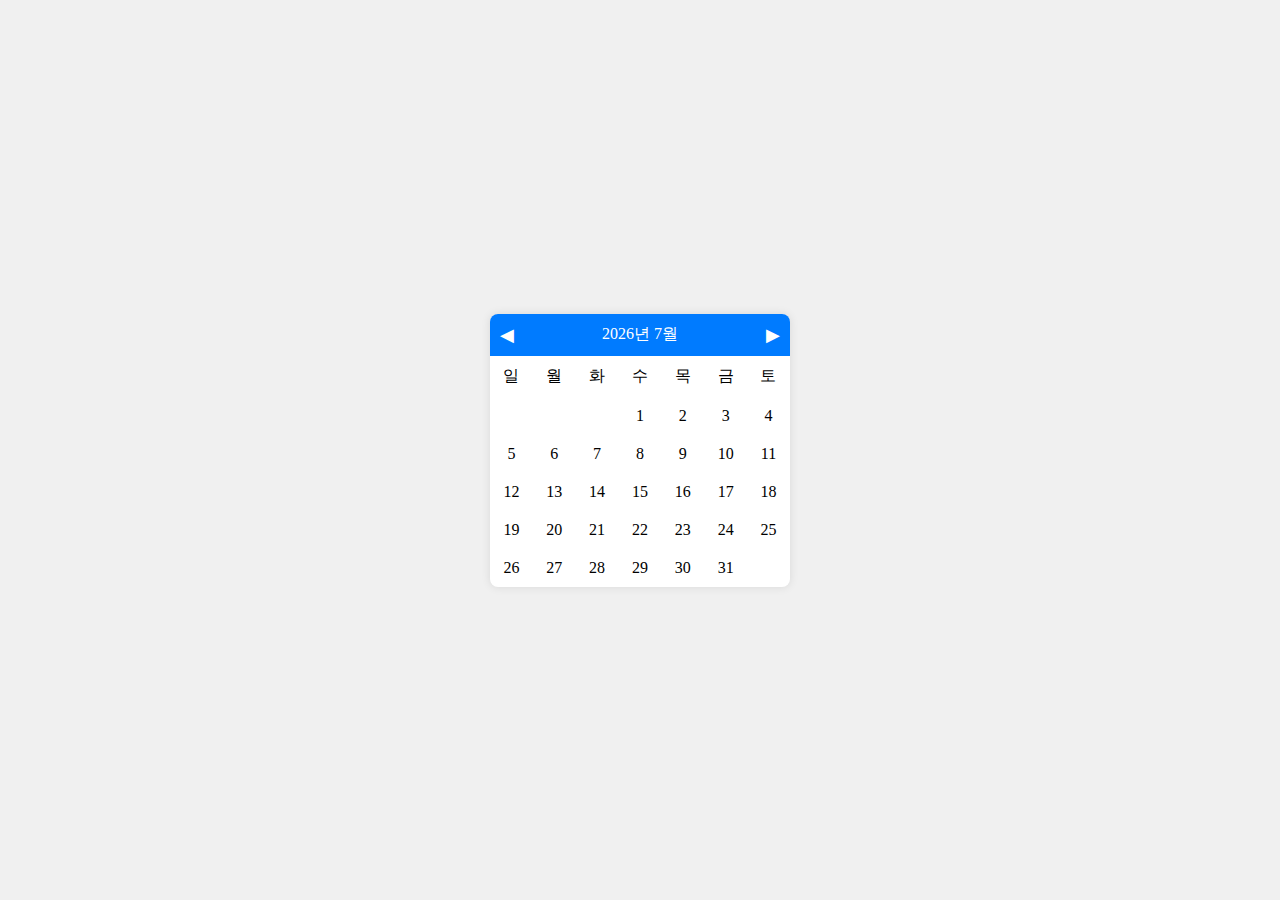
<file: calendar/index.html>
<!DOCTYPE html>
<html lang="en">
<head>
    <meta charset="UTF-8">
    <meta name="viewport" content="width=device-width, initial-scale=1.0">
    <title>Calendar</title>
    <link href="style.css" rel="stylesheet">
</head>
<body>
    <div class="calendar-container">
        <div class="calendar-header">
            <button id="prev-month">◀</button>
            <span id="current-month"></span>
            <button id="next-month">▶</button>
        </div>
        <div class="calendar">
            <div class="days-of-week">
                <div>일</div>
                <div>월</div>
                <div>화</div>
                <div>수</div>
                <div>목</div>
                <div>금</div>
                <div>토</div>
            </div>
            <div class="days"></div>
        </div>
    </div>
    <div class="memo-container" style="display: none;">
        <h2 id="memo-date"></h2>
        <textarea id="memo-text" placeholder="메모를 입력하세요"></textarea>
        <button id="save-memo">저장</button>
        <button id="close-memo">닫기</button>
    </div>
    <script src = "script.js"></script>
</body>
</html>
</file>
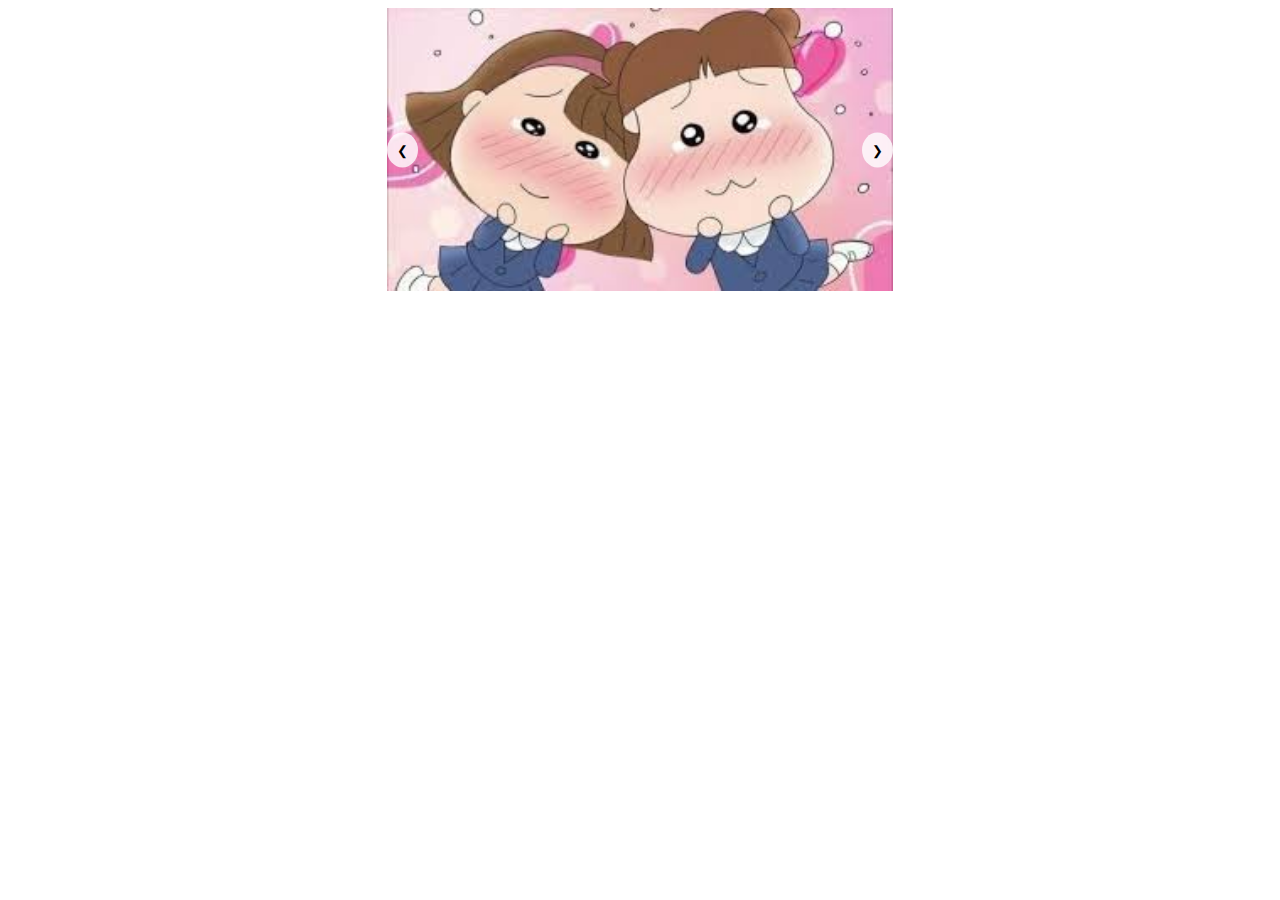
<file: image_carousel/index.html>
<!DOCTYPE html>
<html lang="en">
<head>
    <meta charset="UTF-8">
    <meta name="viewport" content="width=device-width, initial-scale=1.0">
    <title>image_Carousel1</title>
    <link rel="stylesheet" href="style.css">
</head>
<body>
    <div class="carousel_main">
        <div class="carousel_image">
            <img src="./img/song1.jpeg" alt="image1" />
            <img src="./img/song2.jpeg" alt="image2" />
            <img src="./img/song3.jpeg" alt="image3" />
            <img src="./img/song4.jpeg" alt="image4" />
            <img src="./img/song5.jpeg" alt="image5" />
        </div>
        <button class="slide_prev">&#10094;</button>
        <button class="slide_next">&#10095;</button>
    </div>
    <script src="script.js"></script>
</body>
</html>
</file>
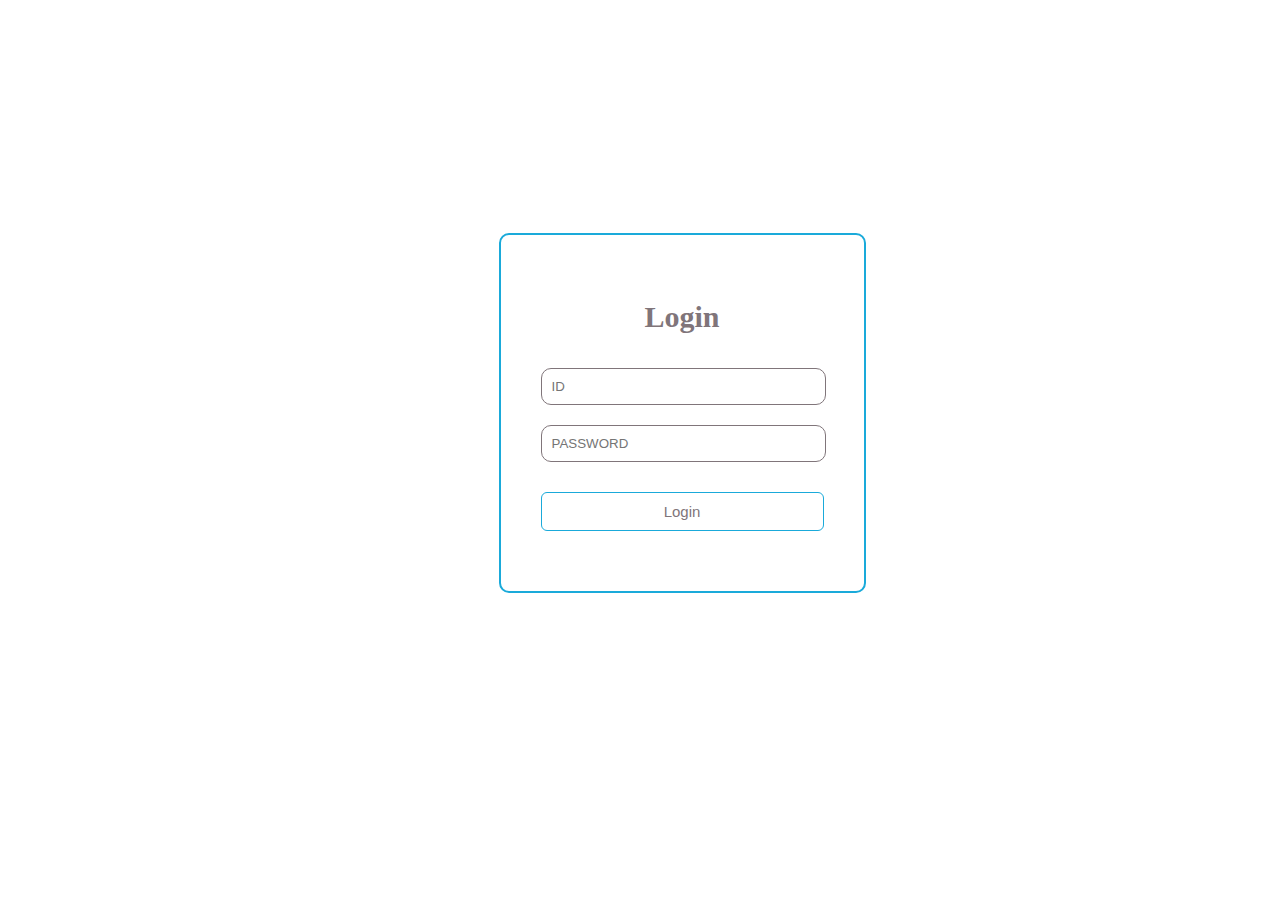
<file: Login/index.html>
<!DOCTYPE html>
<html lang="en">
<head>
    <meta charset="UTF-8">
    <meta name="viewport" content="width=device-width, initial-scale=1.0">
    <title>Login</title>
    <link rel="stylesheet" href="style.css">
</head>
<body>
    <div id="main">
        <div id="wrap-content">
            <h2>Login</h2>
            <div class="input">
                <input type="text" name="id" placeholder="ID" />
            </div>
            <div class="input">
                <input type="text" name="password" placeholder="PASSWORD" />
            </div>
            <div id="login-button">
                <button type="button">Login</button>
            </div>
        </div>
    </div>
    </div>
    <script src="script.js"></script>
</body>
</html>
</file>
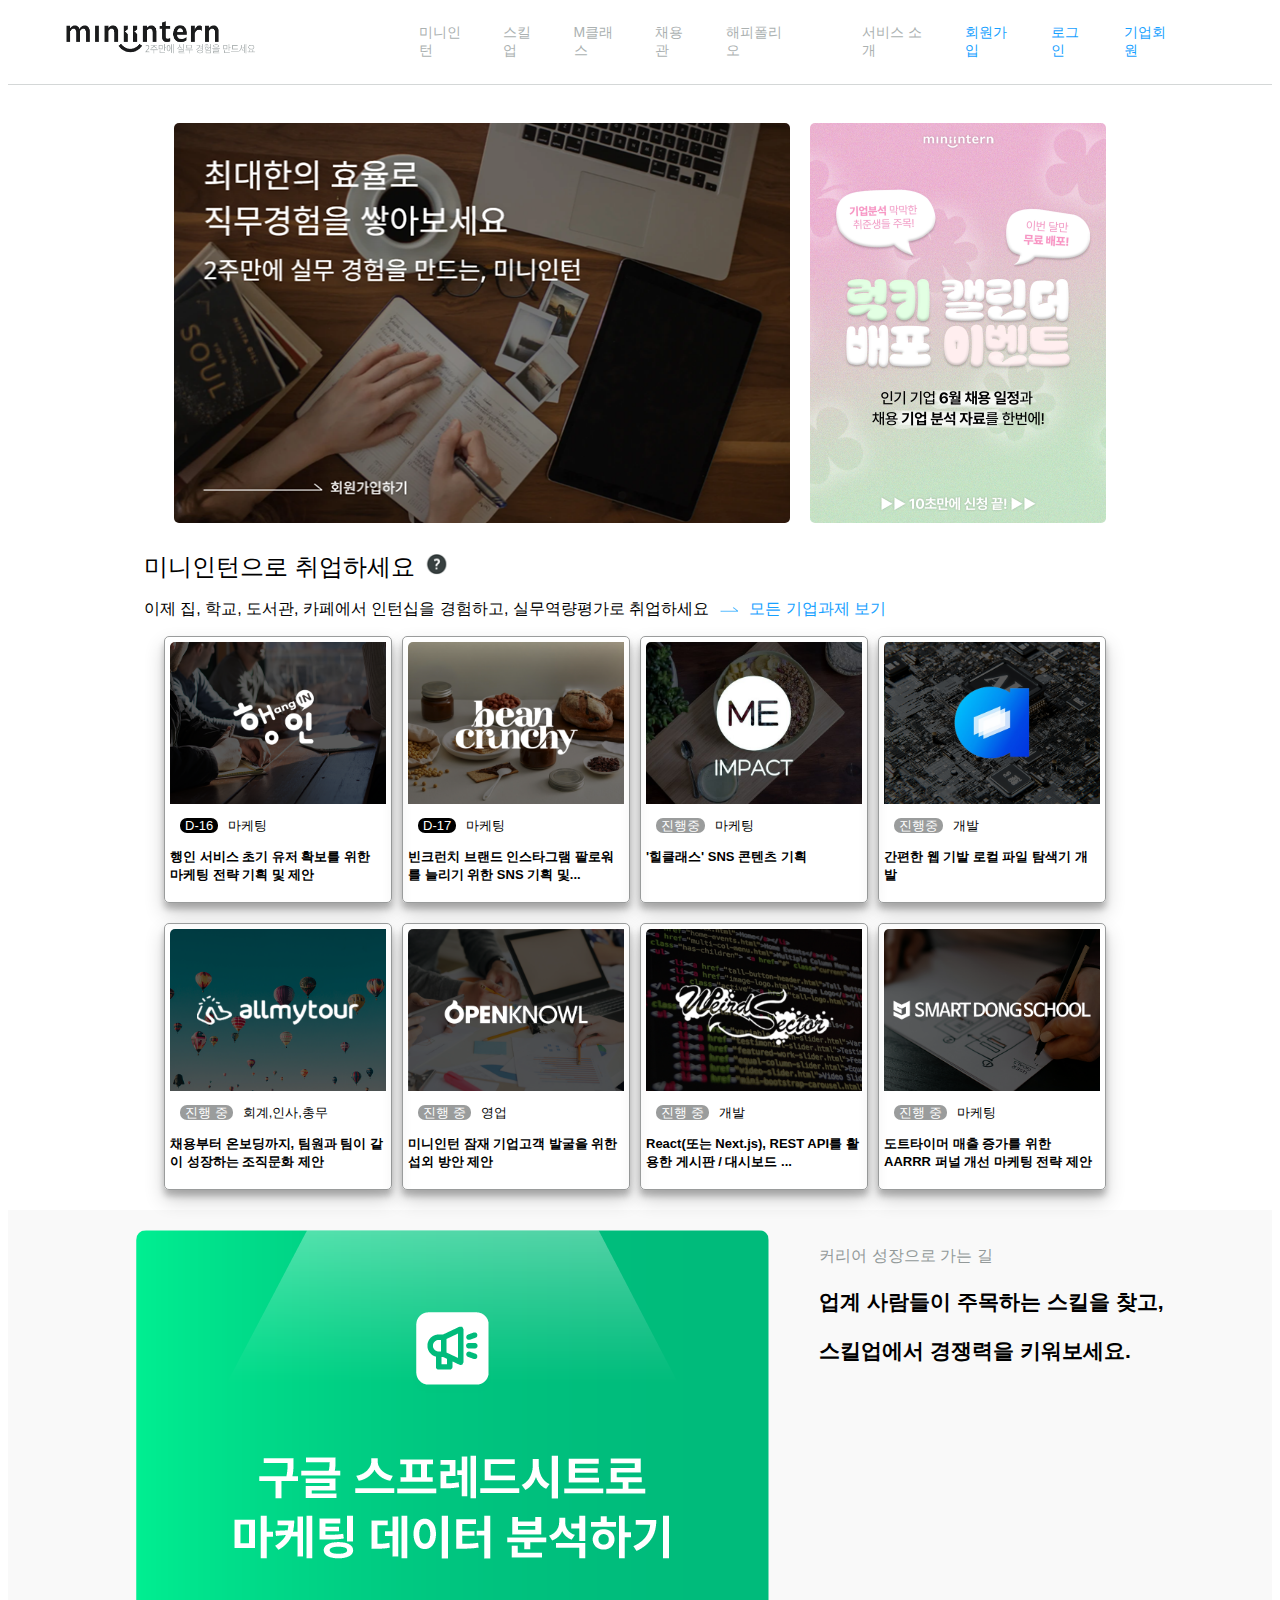
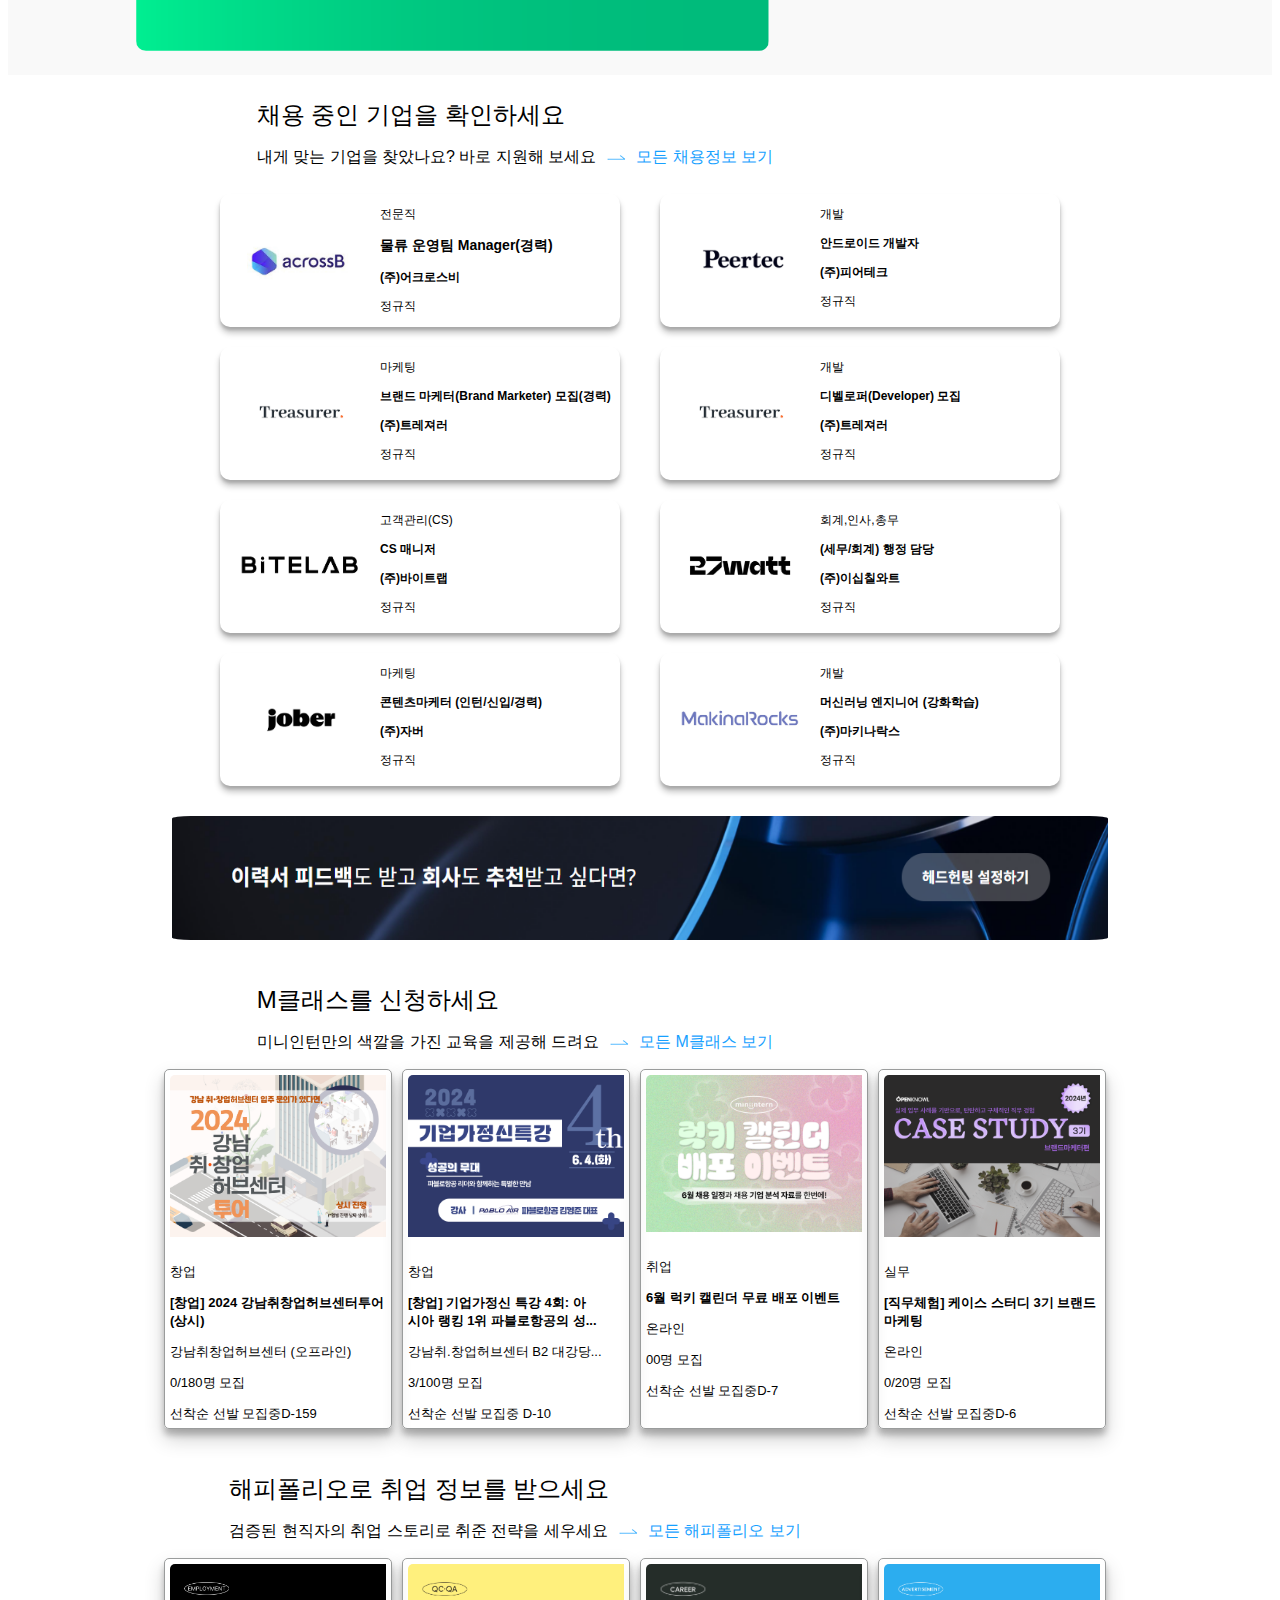
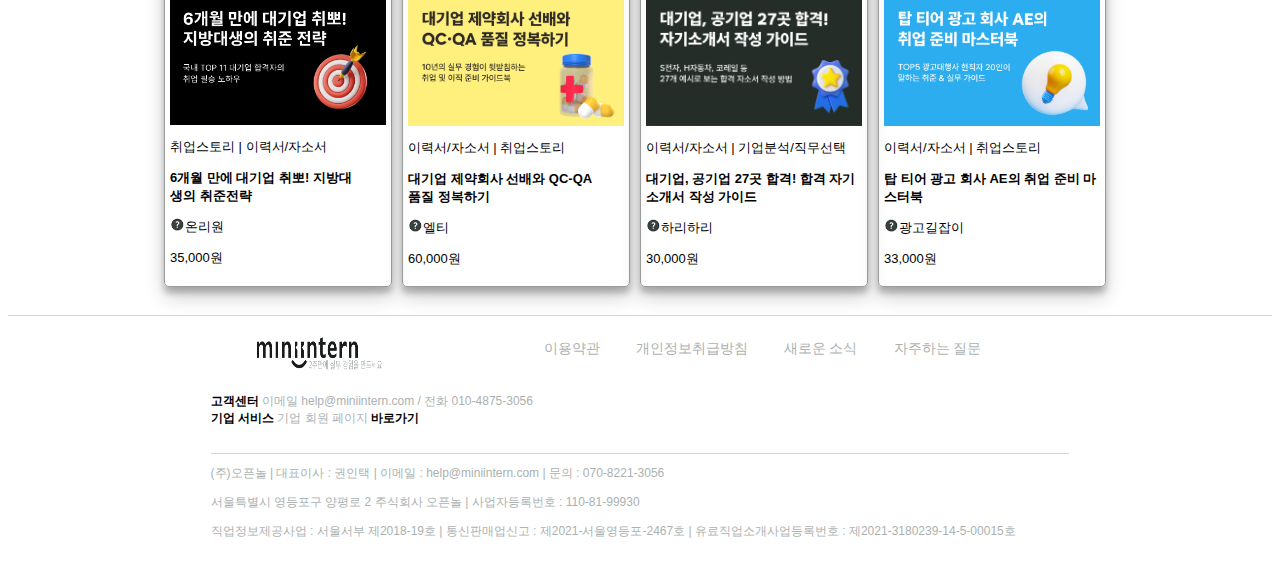
<file: mini_intern/index.html>
<!DOCTYPE html>
<html>
  <head>
    <meta charset="UTF-8" />
    <meta name="viewport" content="width=device-width, initial-scale=1.0" />
    <link rel="stylesheet" href="style.css" />
    <title>miniintern_clone</title>
  </head>
  <body>
    <header id="main-header">
      <div id="header-left">
        <div class="logo">
          <a href="#"><img src="./img/logo1.png" /></a>
        </div>
        <nav id="header-nav">
          <ul>
            <li><div>미니인턴</div></li>
            <li><div>스킬업</div></li>
            <li><div>M클래스</div></li>
            <li><div>채용관</div></li>
            <li><div>해피폴리오</div></li>
          </ul>
        </nav>
      </div>
      <div id="user">
        <ul>
          <li><div>서비스 소개</div></li>
          <li class="header-blue"><div>회원가입</div></li>
          <li class="header-blue"><div>로그인</div></li>
          <li class="header-blue"><div>기업회원</div></li>
        </ul>
      </div>
    </header>
    <main>
      <hr />
      <div id="main">
        <div id="first-section">
          <div id="pic1"><img src="./img//main1.png" alt="Main Image 1" style="width: 616px; height: 400px;"/></div>
          <div id="pic2"><img src="./img//main2.png" alt="Main Image 2" style="width: 296px; height: 400px;"/></div>
        </div>
        <div id="second-section">
          <div>
            <p class="second-section-title">
              미니인턴으로 취업하세요<img
                src="./img/icon1.png"
                style="width: 24px; padding: 0 10px"
              />
            </p>
          </div>
          <div id="wrap-p1">
            <p class="second-section-description">
              이제 집, 학교, 도서관, 카페에서 인턴십을 경험하고, 실무역량평가로
              취업하세요
            </p>
            <p class="second-section-description2">
              <img src="./img/icon2.png" style="padding: 0 10px" />모든 기업과제
              보기
            </p>
          </div>
        </div>
        <div id="third-section">
          <div class="third-div">
            <div class="content1">
              <img src="./img/행아웃-커버이미지.png" />
              <span id="dday">D-16</span><span>마케팅</span>
              <p style="font-weight: bold">
                행인 서비스 초기 유저 확보를 위한 마케팅 전략 기획 및 제안
              </p>
            </div>
            <div class="content1">
                <img src="./img/빈크런치로고.png" />
                <span id="dday">D-17</span><span>마케팅</span>
                <p style="font-weight: bold">
                  빈크런치 브랜드 인스타그램 팔로워를 늘리기 위한 SNS 기획 및...
                </p>
              </div>
            <div class="content1">
              <img src="./img/미임팩트-커버.jpg" />
              <span id="dday2">진행중</span><span>마케팅</span>
              <p style="font-weight: bold">
                '힐클래스' SNS 콘텐츠 기획
              </p>
            </div>
            <div class="content1">
              <img src="./img/애니그마테크놀로지스-커버이미지.png" />
              <span id="dday2">진행중</span><span>개발</span>
              <p style="font-weight: bold">
                간편한 웹 기발 로컬 파일 탐색기 개발
              </p>
            </div>
          </div>
          <div class="third-div">
            <div class="content1">
              <img src="./img/올마이투어로고.png" />
              <span id="dday2">진행 중</span><span>회계,인사,총무</span>
              <p style="font-weight: bold">
                채용부터 온보딩까지, 팀원과 팀이 같이 성장하는 조직문화 제안
              </p>
            </div>
            <div class="content1">
              <img src="./img/오픈놀-커버2.png" />
              <span id="dday2">진행 중</span><span>영업</span>
              <p style="font-weight: bold">
                미니인턴 잠재 기업고객 발굴을 위한 섭외 방안 제안
              </p>
            </div>
            <div class="content1">
              <img src="./img/랜딩페이지-커버이미지.png" />
              <span id="dday2">진행 중</span><span>개발</span>
              <p style="font-weight: bold">
                React(또는 Next.js), REST API를 활용한 게시판 / 대시보드 ...
              </p>
            </div>
            <div class="content1">
              <img src="./img/스마트동스쿨-배너.png" />
              <span id="dday2">진행 중</span><span>마케팅</span>
              <p style="font-weight: bold">
                도트타이머 매출 증가를 위한 AARRR 퍼널 개선 마케팅 전략 제안
              </p>
            </div>
          </div>
        </div>
        <div id="fourth-section">
          <div class="fourth-div">
            <img src="./img/스킬업8.png" />
          </div>
          <div>
            <p id="p2">커리어 성장으로 가는 길</p>
            <p id="p3">업계 사람들이 주목하는 스킬을 찾고,</p>
            <p id="p3">스킬업에서 경쟁력을 키워보세요.</p>
          </div>
        </div>
        <div id="fifth-section">
          <div>
            <p class="second-section-title">채용 중인 기업을 확인하세요</p>
          </div>
          <div id="wrap-p1">
            <p class="second-section-description">
              내게 맞는 기업을 찾았나요? 바로 지원해 보세요
            </p>
            <p class="second-section-description2">
              <img src="./img/icon2.png" style="padding: 0 10px" />모든 채용정보
              보기
            </p>
          </div>
        </div>
        <div id="sixth-section">
          <div class="content2">
            <div class="contents">
              <div class="img1">
                <img src="./img/RJVvoGk.jpg" style="width: 120px" />
              </div>
              <div class="info">
                <p>전문직</p>
                <p style="font-weight: bolder; font-size: 14px">물류 운영팀 Manager(경력)</p>
                <p style="font-weight: bold">(주)어크로스비</p>
                <p>정규직</p>
              </div>
            </div>
            <div class="contents">
              <div>
                <img src="./img/N5dOMe6.jpeg" style="width: 120px" />
              </div>
              <div>
                <p>개발</p>
                <p style="font-weight: bolder">안드로이드 개발자</p>
                <p style="font-weight: bold">(주)피어테크</p>
                <p>정규직</p>
              </div>
            </div>
          </div>
          <div class="content2">
            <div class="contents">
              <div class="img1">
                <img src="./img/HnlETYl.jpeg" style="width: 120px" />
              </div>
              <div class="info">
                <p>마케팅</p>
                <p style="font-weight: bolder">브랜드 마케터(Brand Marketer) 모집(경력)</p>
                <p style="font-weight: bold">(주)트레져러</p>
                <p>정규직</p>
              </div>
            </div>
            <div class="contents">
              <div>
                <img src="./img/HnlETYl.jpeg" style="width: 120px" />
              </div>
              <div>
                <p>개발</p>
                <p style="font-weight: bolder">디벨로퍼(Developer) 모집</p>
                <p style="font-weight: bold">(주)트레져러</p>
                <p>정규직</p>
              </div>
            </div>
          </div>
          <div class="content2">
            <div class="contents">
              <div>
                <img src="./img/JUhRFM6.jpeg" style="width: 120px" />
              </div>
              <div class="info">
                <p>고객관리(CS)</p>
                <p style="font-weight: bolder">CS 매니저</p>
                <p style="font-weight: bold">(주)바이트랩</p>
                <p>정규직</p>
              </div>
            </div>
            <div class="contents">
              <div>
                <img src="./img/JFJUj23.jpg" style="width: 120px" />
              </div>
              <div>
                <p>회계,인사,총무</p>
                <p style="font-weight: bolder">(세무/회계) 행정 담당</p>
                <p style="font-weight: bold">(주)이십칠와트</p>
                <p>정규직</p>
              </div>
            </div>
          </div>
          <div class="content2">
            <div class="contents">
              <div class="img1">
                <img src="./img/kubmrYX.jpg" style="width: 120px" />
              </div>
              <div class="info">
                <p>마케팅</p>
                <p style="font-weight: bolder">콘텐츠마케터 (인턴/신입/경력)</p>
                <p style="font-weight: bold">(주)자버</p>
                <p>정규직</p>
              </div>
            </div>
            <div class="contents">
              <div>
                <img src="./img/QOBTcqt.jpg" style="width: 120px" />
              </div>
              <div>
                <p>개발</p>
                <p style="font-weight: bolder">머신러닝 엔지니어 (강화학습)</p>
                <p style="font-weight: bold">(주)마키나락스</p>
                <p>정규직</p>
              </div>
            </div>
          </div>
        </div>
        <div id="seventh-section">
          <img
            src="./img/head_hunting.png"
            style="width: 936px; height: 124px; border-radius: 2%;"
          />
        </div>
        <div id="second-section">
          <div>
            <p class="second-section-title">M클래스를 신청하세요</p>
          </div>
          <div id="wrap-p1">
            <p class="second-section-description">
              미니인턴만의 색깔을 가진 교육을 제공해 드려요
            </p>
            <p class="second-section-description2">
              <img src="./img/icon2.png" style="padding: 0 10px" />모든 M클래스
              보기
            </p>
          </div>
        </div>
        <div id="third-section">
          <div class="third-div">
            <div class="content1">
              <img src="./img/24년-강남센터-투어랜딩페이지배너.jpg" />
              <p>창업</p>
              <p style="font-weight: bold">
                [창업] 2024 강남취창업허브센터투어 (상시)
              </p>
              <p>강남취창업허브센터 (오프라인)</p>
              <p>0/180명 모집</p>
              <span>선착순 선발 모집중</span><span>D-159</span>
            </div>
            <div class="content1">
              <img src="./img/기업가정신교육4미니인턴썸네일.jpg"" />
              <p>창업</p>
              <p style="font-weight: bold">
                [창업] 기업가정신 특강 4회: 아<br/>
                시아 랭킹 1위 파블로항공의 성...
              </p>
              <p>강남취.창업허브센터 B2 대강당...</p>
              <p>3/100명 모집</p>
              <span>선착순 선발 모집중</span><span> D-10</span>
            </div>
            <div class="content1">
              <img
                src="./img/썸네일-1.png"
              />
              <p>취업</p>
              <p style="font-weight: bold">
                6월 럭키 캘린더 무료 배포 이벤트
              </p>
              <p>온라인</p>
              <p>00명 모집</p>
              <span>선착순 선발 모집중</span><span>D-7</span>
            </div>
            <div class="content1">
              <img src="./img/24년케이스스터디커버브랜드마케터240513.png" />
              <p>실무</p>
              <p style="font-weight: bold">
                [직무체험] 케이스 스터디 3기 브랜드 마케팅
              </p>
              <p>온라인</p>
              <p>0/20명 모집</p>
              <span>선착순 선발 모집중</span><span>D-6</span>
            </div>
          </div>
        </div>
        <div id="second-section">
          <div>
            <p class="second-section-title">
              해피폴리오로 취업 정보를 받으세요
            </p>
          </div>
          <div id="wrap-p1">
            <p class="second-section-description">
              검증된 현직자의 취업 스토리로 취준 전략을 세우세요
            </p>
            <p class="second-section-description2">
              <img src="./img/icon2.png" style="padding: 0 10px" />모든
              해피폴리오 보기
            </p>
          </div>
        </div>
        <div id="third-section">
          <div class="third-div">
            <div class="content1">
              <img src="./img/썸네일.png" />
              <span>취업스토리 | </span><span>이력서/자소서</span>
              <p style="font-weight: bold">
                6개월 만에 대기업 취뽀! 지방대<br>
                생의 취준전략
              </p>
              <p>
                <img
                  src="./img/icon1.png"
                  style="width: 15px; padding: 0"
                />온리원
              </p>
              <p>35,000원</p>
            </div>
            <div class="content1">
              <img src="./img/썸네일노랑-09.jpg" />
              <span>이력서/자소서 | </span><span>취업스토리</span>
              <p style="font-weight: bold">
                대기업 제약회사 선배와 QC-QA<br>
                품질 정복하기
              </p>
              <p>
                <img
                  src="./img/icon1.png"
                  style="width: 15px; padding: 0"
                />엘티
              </p>
              <p>60,000원</p>
            </div>
            <div class="content1">
              <img src="./img/Artboard-5-3x.png" />
              <span>이력서/자소서 | </span><span>기업분석/직무선택</span>
              <p style="font-weight: bold">
                대기업, 공기업 27곳 합격! 합격 자기소개서 작성 가이드
              </p>
              <p>
                <img
                  src="./img/icon1.png"
                  style="width: 15px; padding: 0"
                />하리하리
              </p>
              <p>30,000원</p>
            </div>
            <div class="content1">
              <img src="./img/썸네일-09.jpg" />
              <span>이력서/자소서 | </span><span>취업스토리</span>
              <p style="font-weight: bold">
                탑 티어 광고 회사 AE의 취업 준비 마스터북
              </p>
              <p>
                <img
                  src="./img/icon1.png"
                  style="width: 15px; padding: 0"
                />광고길잡이
              </p>
              <p>33,000원</p>
            </div>
          </div>
        </div>
      </div>
      <hr />
    </main>
    <footer>
      <div id="main-footer">
        <div id="first-footer">
          <div class="logo">
            <a href="/"><img src="./img/logo1.png" /></a>
          </div>
          <div id="footerlist">
            <ul>
              <li><div>이용약관</div></li>
              <li><div>개인정보취급방침</div></li>
              <li><div>새로운 소식</div></li>
              <li><div>자주하는 질문</div></li>
            </ul>
          </div>
        </div>
        <div id="second-footer">
          <span style="color: black; font-weight: bolder">고객센터</span>
          <span>이메일 help@miniintern.com / 전화 010-4875-3056</span>
          <br />
          <span style="color: black; font-weight: bolder">기업 서비스 </span>
          <span>기업 회원 페이지</span>
          <span style="color: black; font-weight: bolder">바로가기</span>
        </div>
        <div id="second-footer">
          <hr />
          <p>
            (주)오픈놀 | 대표이사 : 권인택 | 이메일 : help@miniintern.com | 문의
            : 070-8221-3056
          </p>
          <p>
            서울특별시 영등포구 양평로 2 주식회사 오픈놀 | 사업자등록번호 :
            110-81-99930
          </p>
          <p>
            직업정보제공사업 : 서울서부 제2018-19호 | 통신판매업신고 :
            제2021-서울영등포-2467호 | 유료직업소개사업등록번호 :
            제2021-3180239-14-5-00015호
          </p>
        </div>
      </div>
    </footer>
  </body>
</html>
</file>
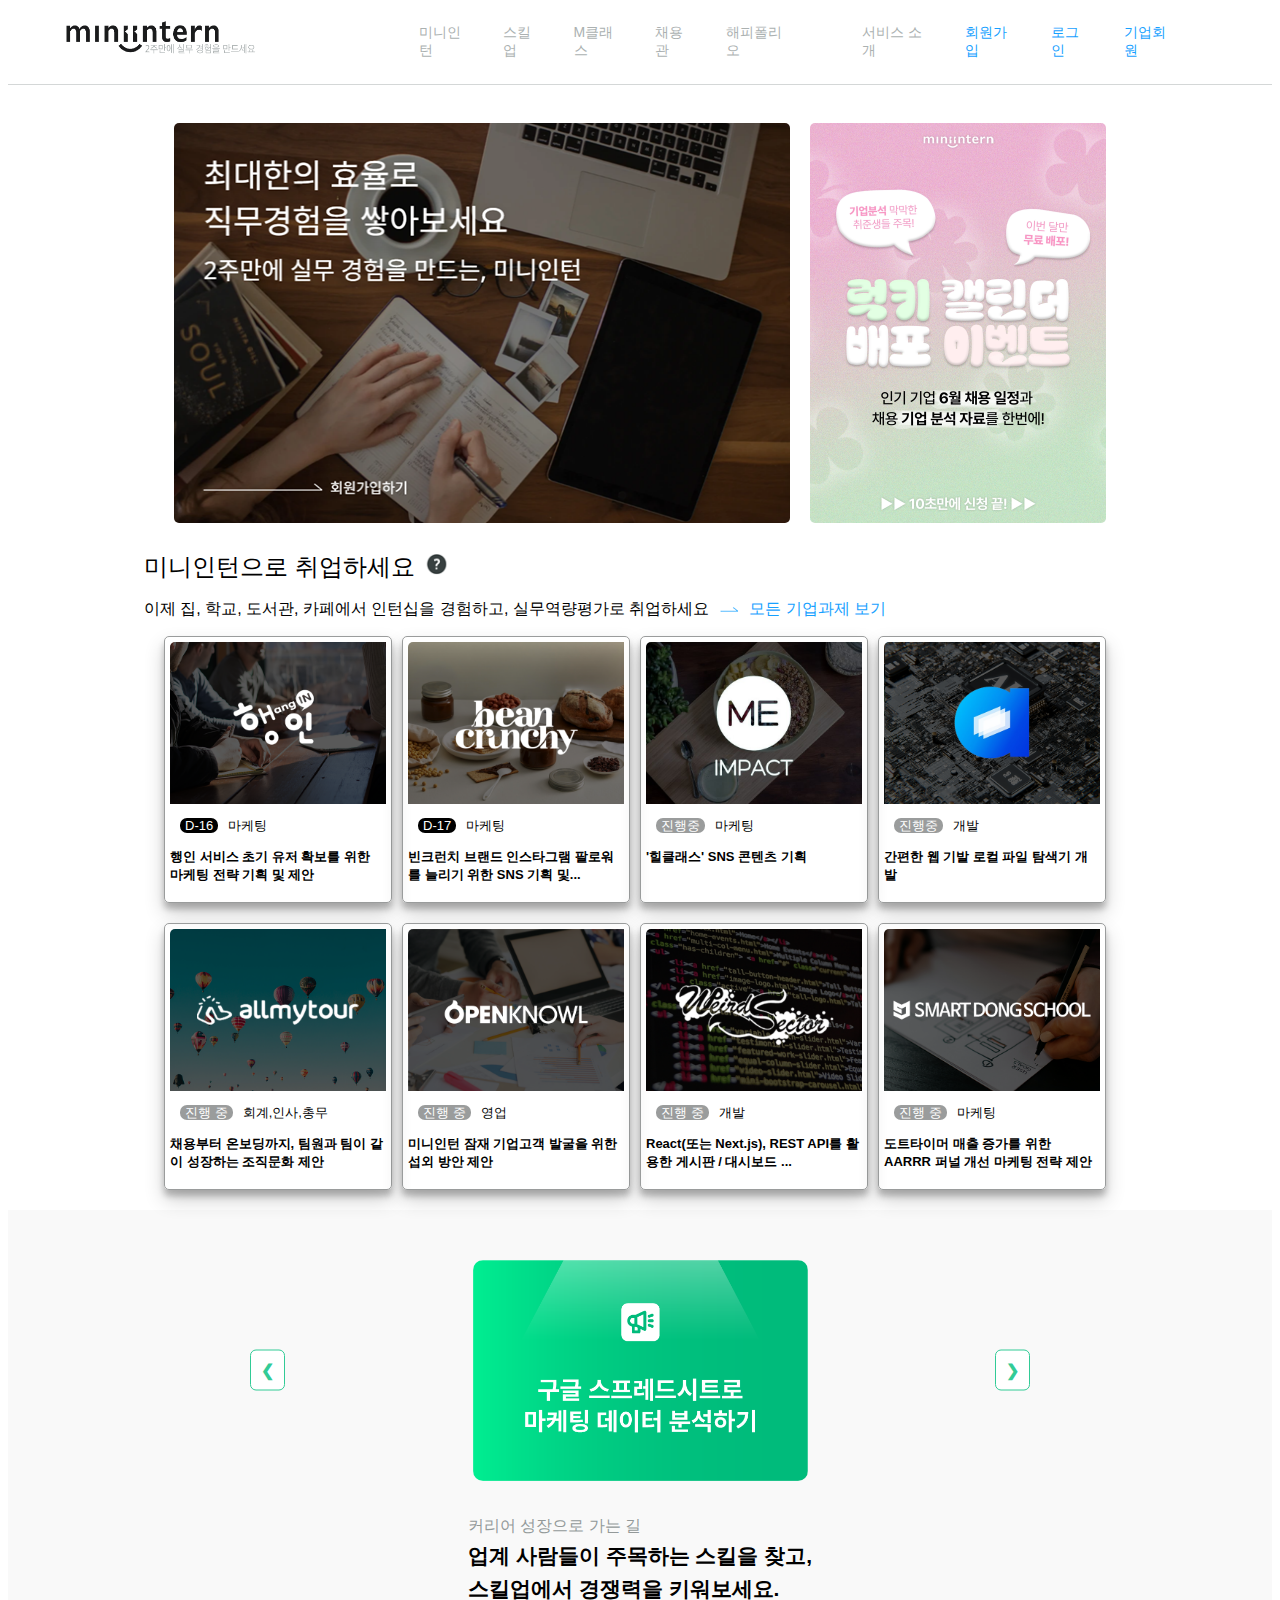
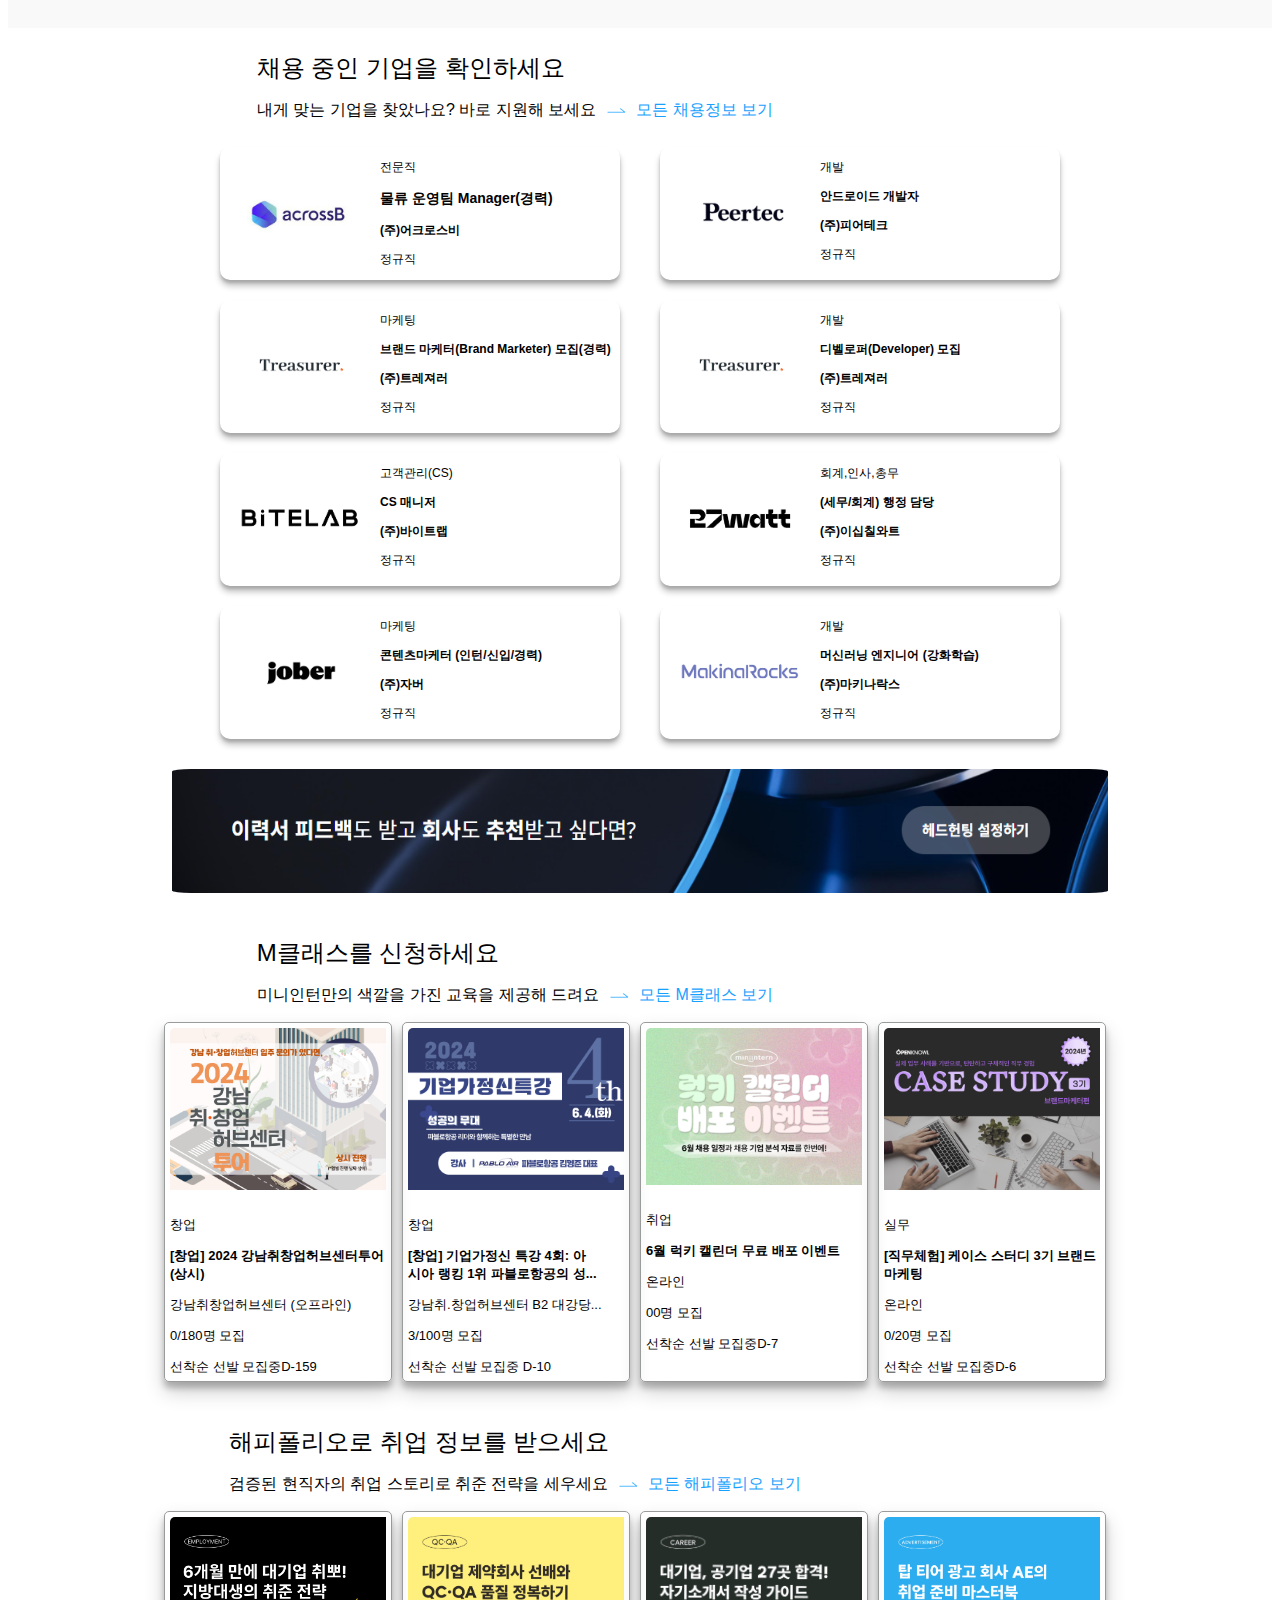
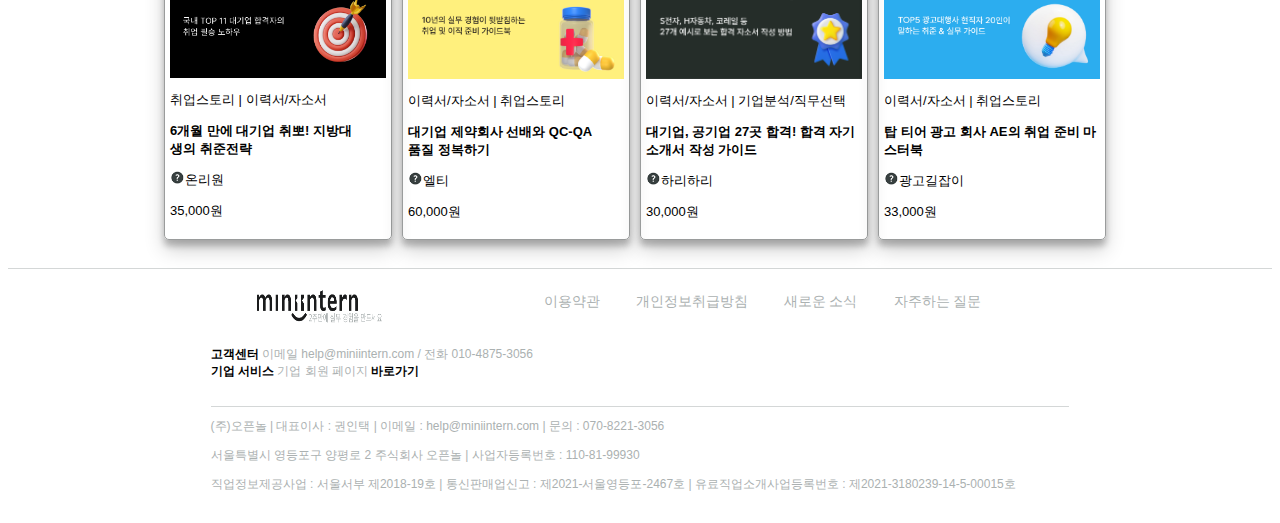
<file: mini_intern_slide/index.html>
<!DOCTYPE html>
<html>
  <head>
    <meta charset="UTF-8" />
    <meta name="viewport" content="width=device-width, initial-scale=1.0" />
    <link rel="stylesheet" href="style.css" />
    <title>miniintern_clone_slide</title>
  </head>
  <body>
    <header id="main-header">
      <div id="header-left">
        <div class="logo">
          <a href="#"><img src="./img/logo1.png" /></a>
        </div>
        <nav id="header-nav">
          <ul>
            <li><div>미니인턴</div></li>
            <li><div>스킬업</div></li>
            <li><div>M클래스</div></li>
            <li><div>채용관</div></li>
            <li><div>해피폴리오</div></li>
          </ul>
        </nav>
      </div>
      <div id="user">
        <ul>
          <li><div>서비스 소개</div></li>
          <li class="header-blue"><div>회원가입</div></li>
          <li class="header-blue"><div>로그인</div></li>
          <li class="header-blue"><div>기업회원</div></li>
        </ul>
      </div>
    </header>
    <main>
      <hr />
      <div id="main">
        <div id="first-section">
          <div id="pic1"><img src="./img//main1.png" alt="Main Image 1" style="width: 616px; height: 400px;"/></div>
          <div id="pic2"><img src="./img//main2.png" alt="Main Image 2" style="width: 296px; height: 400px;"/></div>
        </div>
        <div id="second-section">
          <div>
            <p class="second-section-title">
              미니인턴으로 취업하세요<img
                src="./img/icon1.png"
                style="width: 24px; padding: 0 10px"
              />
            </p>
          </div>
          <div id="wrap-p1">
            <p class="second-section-description">
              이제 집, 학교, 도서관, 카페에서 인턴십을 경험하고, 실무역량평가로
              취업하세요
            </p>
            <p class="second-section-description2">
              <img src="./img/icon2.png" style="padding: 0 10px" />모든 기업과제
              보기
            </p>
          </div>
        </div>
        <div id="third-section">
          <div class="third-div">
            <div class="content1">
              <img src="./img/행아웃-커버이미지.png" />
              <span id="dday">D-16</span><span>마케팅</span>
              <p style="font-weight: bold">
                행인 서비스 초기 유저 확보를 위한 마케팅 전략 기획 및 제안
              </p>
            </div>
            <div class="content1">
                <img src="./img/빈크런치로고.png" />
                <span id="dday">D-17</span><span>마케팅</span>
                <p style="font-weight: bold">
                  빈크런치 브랜드 인스타그램 팔로워를 늘리기 위한 SNS 기획 및...
                </p>
              </div>
            <div class="content1">
              <img src="./img/미임팩트-커버.jpg" />
              <span id="dday2">진행중</span><span>마케팅</span>
              <p style="font-weight: bold">
                '힐클래스' SNS 콘텐츠 기획
              </p>
            </div>
            <div class="content1">
              <img src="./img/애니그마테크놀로지스-커버이미지.png" />
              <span id="dday2">진행중</span><span>개발</span>
              <p style="font-weight: bold">
                간편한 웹 기발 로컬 파일 탐색기 개발
              </p>
            </div>
          </div>
          <div class="third-div">
            <div class="content1">
              <img src="./img/올마이투어로고.png" />
              <span id="dday2">진행 중</span><span>회계,인사,총무</span>
              <p style="font-weight: bold">
                채용부터 온보딩까지, 팀원과 팀이 같이 성장하는 조직문화 제안
              </p>
            </div>
            <div class="content1">
              <img src="./img/오픈놀-커버2.png" />
              <span id="dday2">진행 중</span><span>영업</span>
              <p style="font-weight: bold">
                미니인턴 잠재 기업고객 발굴을 위한 섭외 방안 제안
              </p>
            </div>
            <div class="content1">
              <img src="./img/랜딩페이지-커버이미지.png" />
              <span id="dday2">진행 중</span><span>개발</span>
              <p style="font-weight: bold">
                React(또는 Next.js), REST API를 활용한 게시판 / 대시보드 ...
              </p>
            </div>
            <div class="content1">
              <img src="./img/스마트동스쿨-배너.png" />
              <span id="dday2">진행 중</span><span>마케팅</span>
              <p style="font-weight: bold">
                도트타이머 매출 증가를 위한 AARRR 퍼널 개선 마케팅 전략 제안
              </p>
            </div>
          </div>
        </div>
        <div id="fourth-section">
          <div class = "slider">
            <div class="slider-container">
              <div class = "fourth-div">
                <div class = "slide">
                  <img src="./img/스킬업8.png"/>
                </div>
                <div class = "slide">
                  <img src="./img/스킬업7.png"/>
                </div>
                <div class = "slide">
                  <img src="./img/스킬업6.png"/>
                </div>
                <div class = "slide">
                  <img src="./img/스킬업5.png"/>
                </div>
              </div>
            </div>
            <button class="slide-arrow prev">&#10094;</button>
            <button class="slide-arrow next">&#10095;</button>
          </div>
          <div>
            <p id="p2">커리어 성장으로 가는 길</p>
            <p id="p3">업계 사람들이 주목하는 스킬을 찾고,</p>
            <p id="p3">스킬업에서 경쟁력을 키워보세요.</p>
          </div>
      </div>
        </div>
        <div id="fifth-section">
          <div>
            <p class="second-section-title">채용 중인 기업을 확인하세요</p>
          </div>
          <div id="wrap-p1">
            <p class="second-section-description">
              내게 맞는 기업을 찾았나요? 바로 지원해 보세요
            </p>
            <p class="second-section-description2">
              <img src="./img/icon2.png" style="padding: 0 10px" />모든 채용정보
              보기
            </p>
          </div>
        </div>
        <div id="sixth-section">
          <div class="content2">
            <div class="contents">
              <div class="img1">
                <img src="./img/RJVvoGk.jpg" style="width: 120px" />
              </div>
              <div class="info">
                <p>전문직</p>
                <p style="font-weight: bolder; font-size: 14px">물류 운영팀 Manager(경력)</p>
                <p style="font-weight: bold">(주)어크로스비</p>
                <p>정규직</p>
              </div>
            </div>
            <div class="contents">
              <div>
                <img src="./img/N5dOMe6.jpeg" style="width: 120px" />
              </div>
              <div>
                <p>개발</p>
                <p style="font-weight: bolder">안드로이드 개발자</p>
                <p style="font-weight: bold">(주)피어테크</p>
                <p>정규직</p>
              </div>
            </div>
          </div>
          <div class="content2">
            <div class="contents">
              <div class="img1">
                <img src="./img/HnlETYl.jpeg" style="width: 120px" />
              </div>
              <div class="info">
                <p>마케팅</p>
                <p style="font-weight: bolder">브랜드 마케터(Brand Marketer) 모집(경력)</p>
                <p style="font-weight: bold">(주)트레져러</p>
                <p>정규직</p>
              </div>
            </div>
            <div class="contents">
              <div>
                <img src="./img/HnlETYl.jpeg" style="width: 120px" />
              </div>
              <div>
                <p>개발</p>
                <p style="font-weight: bolder">디벨로퍼(Developer) 모집</p>
                <p style="font-weight: bold">(주)트레져러</p>
                <p>정규직</p>
              </div>
            </div>
          </div>
          <div class="content2">
            <div class="contents">
              <div>
                <img src="./img/JUhRFM6.jpeg" style="width: 120px" />
              </div>
              <div class="info">
                <p>고객관리(CS)</p>
                <p style="font-weight: bolder">CS 매니저</p>
                <p style="font-weight: bold">(주)바이트랩</p>
                <p>정규직</p>
              </div>
            </div>
            <div class="contents">
              <div>
                <img src="./img/JFJUj23.jpg" style="width: 120px" />
              </div>
              <div>
                <p>회계,인사,총무</p>
                <p style="font-weight: bolder">(세무/회계) 행정 담당</p>
                <p style="font-weight: bold">(주)이십칠와트</p>
                <p>정규직</p>
              </div>
            </div>
          </div>
          <div class="content2">
            <div class="contents">
              <div class="img1">
                <img src="./img/kubmrYX.jpg" style="width: 120px" />
              </div>
              <div class="info">
                <p>마케팅</p>
                <p style="font-weight: bolder">콘텐츠마케터 (인턴/신입/경력)</p>
                <p style="font-weight: bold">(주)자버</p>
                <p>정규직</p>
              </div>
            </div>
            <div class="contents">
              <div>
                <img src="./img/QOBTcqt.jpg" style="width: 120px" />
              </div>
              <div>
                <p>개발</p>
                <p style="font-weight: bolder">머신러닝 엔지니어 (강화학습)</p>
                <p style="font-weight: bold">(주)마키나락스</p>
                <p>정규직</p>
              </div>
            </div>
          </div>
        </div>
        <div id="seventh-section">
          <img
            src="./img/head_hunting.png"
            style="width: 936px; height: 124px; border-radius: 2%;"
          />
        </div>
        <div id="second-section">
          <div>
            <p class="second-section-title">M클래스를 신청하세요</p>
          </div>
          <div id="wrap-p1">
            <p class="second-section-description">
              미니인턴만의 색깔을 가진 교육을 제공해 드려요
            </p>
            <p class="second-section-description2">
              <img src="./img/icon2.png" style="padding: 0 10px" />모든 M클래스
              보기
            </p>
          </div>
        </div>
        <div id="third-section">
          <div class="third-div">
            <div class="content1">
              <img src="./img/24년-강남센터-투어랜딩페이지배너.jpg" />
              <p>창업</p>
              <p style="font-weight: bold">
                [창업] 2024 강남취창업허브센터투어 (상시)
              </p>
              <p>강남취창업허브센터 (오프라인)</p>
              <p>0/180명 모집</p>
              <span>선착순 선발 모집중</span><span>D-159</span>
            </div>
            <div class="content1">
              <img src="./img/기업가정신교육4미니인턴썸네일.jpg"" />
              <p>창업</p>
              <p style="font-weight: bold">
                [창업] 기업가정신 특강 4회: 아<br/>
                시아 랭킹 1위 파블로항공의 성...
              </p>
              <p>강남취.창업허브센터 B2 대강당...</p>
              <p>3/100명 모집</p>
              <span>선착순 선발 모집중</span><span> D-10</span>
            </div>
            <div class="content1">
              <img
                src="./img/썸네일-1.png"
              />
              <p>취업</p>
              <p style="font-weight: bold">
                6월 럭키 캘린더 무료 배포 이벤트
              </p>
              <p>온라인</p>
              <p>00명 모집</p>
              <span>선착순 선발 모집중</span><span>D-7</span>
            </div>
            <div class="content1">
              <img src="./img/24년케이스스터디커버브랜드마케터240513.png" />
              <p>실무</p>
              <p style="font-weight: bold">
                [직무체험] 케이스 스터디 3기 브랜드 마케팅
              </p>
              <p>온라인</p>
              <p>0/20명 모집</p>
              <span>선착순 선발 모집중</span><span>D-6</span>
            </div>
          </div>
        </div>
        <div id="second-section">
          <div>
            <p class="second-section-title">
              해피폴리오로 취업 정보를 받으세요
            </p>
          </div>
          <div id="wrap-p1">
            <p class="second-section-description">
              검증된 현직자의 취업 스토리로 취준 전략을 세우세요
            </p>
            <p class="second-section-description2">
              <img src="./img/icon2.png" style="padding: 0 10px" />모든
              해피폴리오 보기
            </p>
          </div>
        </div>
        <div id="third-section">
          <div class="third-div">
            <div class="content1">
              <img src="./img/썸네일.png" />
              <span>취업스토리 | </span><span>이력서/자소서</span>
              <p style="font-weight: bold">
                6개월 만에 대기업 취뽀! 지방대<br>
                생의 취준전략
              </p>
              <p>
                <img
                  src="./img/icon1.png"
                  style="width: 15px; padding: 0"
                />온리원
              </p>
              <p>35,000원</p>
            </div>
            <div class="content1">
              <img src="./img/썸네일노랑-09.jpg" />
              <span>이력서/자소서 | </span><span>취업스토리</span>
              <p style="font-weight: bold">
                대기업 제약회사 선배와 QC-QA<br>
                품질 정복하기
              </p>
              <p>
                <img
                  src="./img/icon1.png"
                  style="width: 15px; padding: 0"
                />엘티
              </p>
              <p>60,000원</p>
            </div>
            <div class="content1">
              <img src="./img/Artboard-5-3x.png" />
              <span>이력서/자소서 | </span><span>기업분석/직무선택</span>
              <p style="font-weight: bold">
                대기업, 공기업 27곳 합격! 합격 자기소개서 작성 가이드
              </p>
              <p>
                <img
                  src="./img/icon1.png"
                  style="width: 15px; padding: 0"
                />하리하리
              </p>
              <p>30,000원</p>
            </div>
            <div class="content1">
              <img src="./img/썸네일-09.jpg" />
              <span>이력서/자소서 | </span><span>취업스토리</span>
              <p style="font-weight: bold">
                탑 티어 광고 회사 AE의 취업 준비 마스터북
              </p>
              <p>
                <img
                  src="./img/icon1.png"
                  style="width: 15px; padding: 0"
                />광고길잡이
              </p>
              <p>33,000원</p>
            </div>
          </div>
        </div>
      </div>
      <hr />
    </main>
    <footer>
      <div id="main-footer">
        <div id="first-footer">
          <div class="logo">
            <a href="/"><img src="./img/logo1.png" /></a>
          </div>
          <div id="footerlist">
            <ul>
              <li><div>이용약관</div></li>
              <li><div>개인정보취급방침</div></li>
              <li><div>새로운 소식</div></li>
              <li><div>자주하는 질문</div></li>
            </ul>
          </div>
        </div>
        <div id="second-footer">
          <span style="color: black; font-weight: bolder">고객센터</span>
          <span>이메일 help@miniintern.com / 전화 010-4875-3056</span>
          <br />
          <span style="color: black; font-weight: bolder">기업 서비스 </span>
          <span>기업 회원 페이지</span>
          <span style="color: black; font-weight: bolder">바로가기</span>
        </div>
        <div id="second-footer">
          <hr />
          <p>
            (주)오픈놀 | 대표이사 : 권인택 | 이메일 : help@miniintern.com | 문의
            : 070-8221-3056
          </p>
          <p>
            서울특별시 영등포구 양평로 2 주식회사 오픈놀 | 사업자등록번호 :
            110-81-99930
          </p>
          <p>
            직업정보제공사업 : 서울서부 제2018-19호 | 통신판매업신고 :
            제2021-서울영등포-2467호 | 유료직업소개사업등록번호 :
            제2021-3180239-14-5-00015호
          </p>
        </div>
      </div>
    </footer>
    <script src="script.js"></script>
  </body>
</html>
</file>
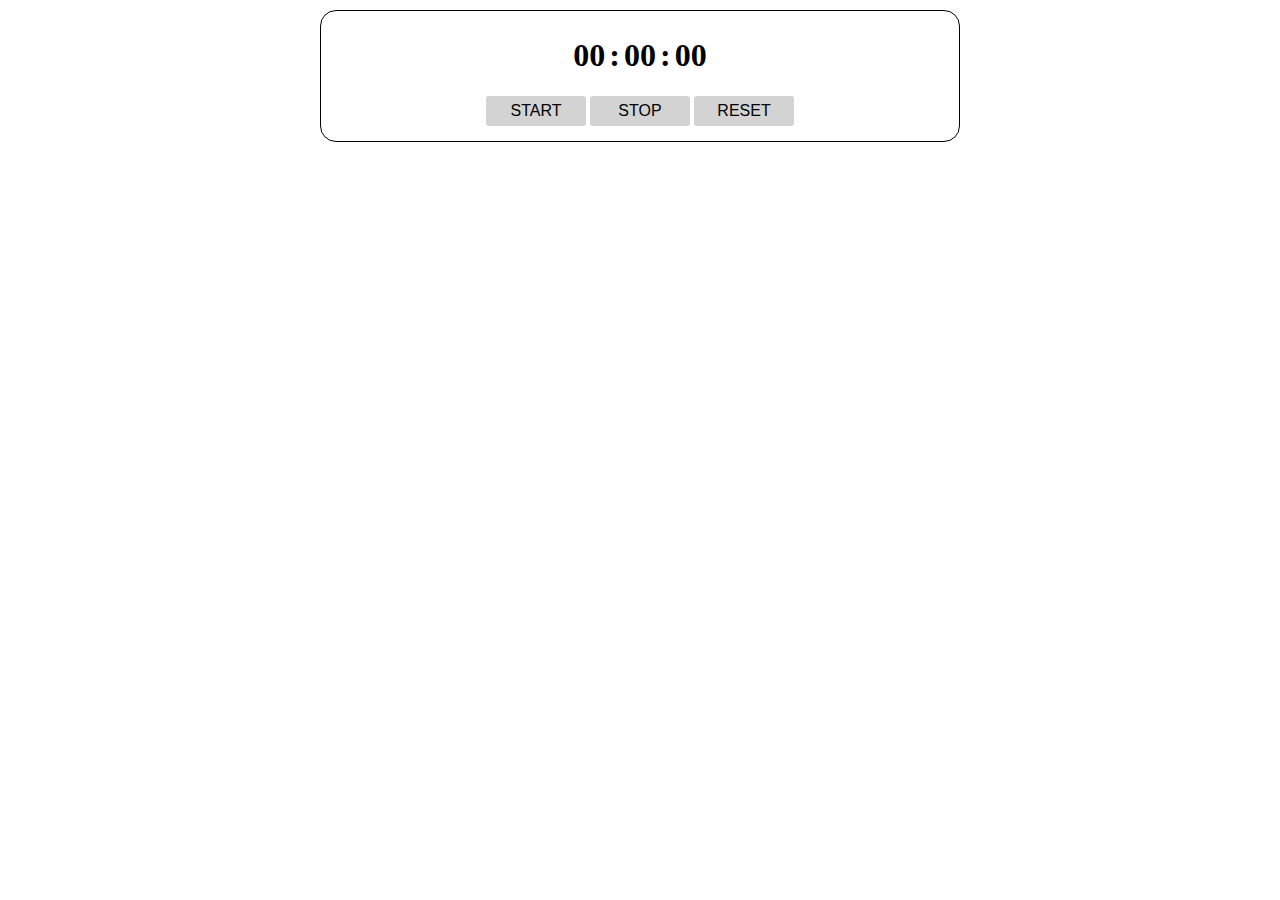
<file: stop_watch/index.html>
<!DOCTYPE html>
<html lang="en">
<head>
    <meta charset="UTF-8">
    <meta name="viewport" 
    content="width=device-width, initial-scale=1.0">
    <title>스톱워치</title>
    <link href="style.css" rel="stylesheet">
</head>
<body>
    <div class="container">
        <h1>
            <span id="minutes">00</span>:<span id="seconds">00</span>:<span id="tenMillis">00</span>
        </h1>
        <button id="bt__start">START</button>
        <button id="bt__stop">STOP</button>
        <button id="bt__reset">RESET</button>
    </div>
    <script src="script.js"></script>
</body>
</html>
</file>
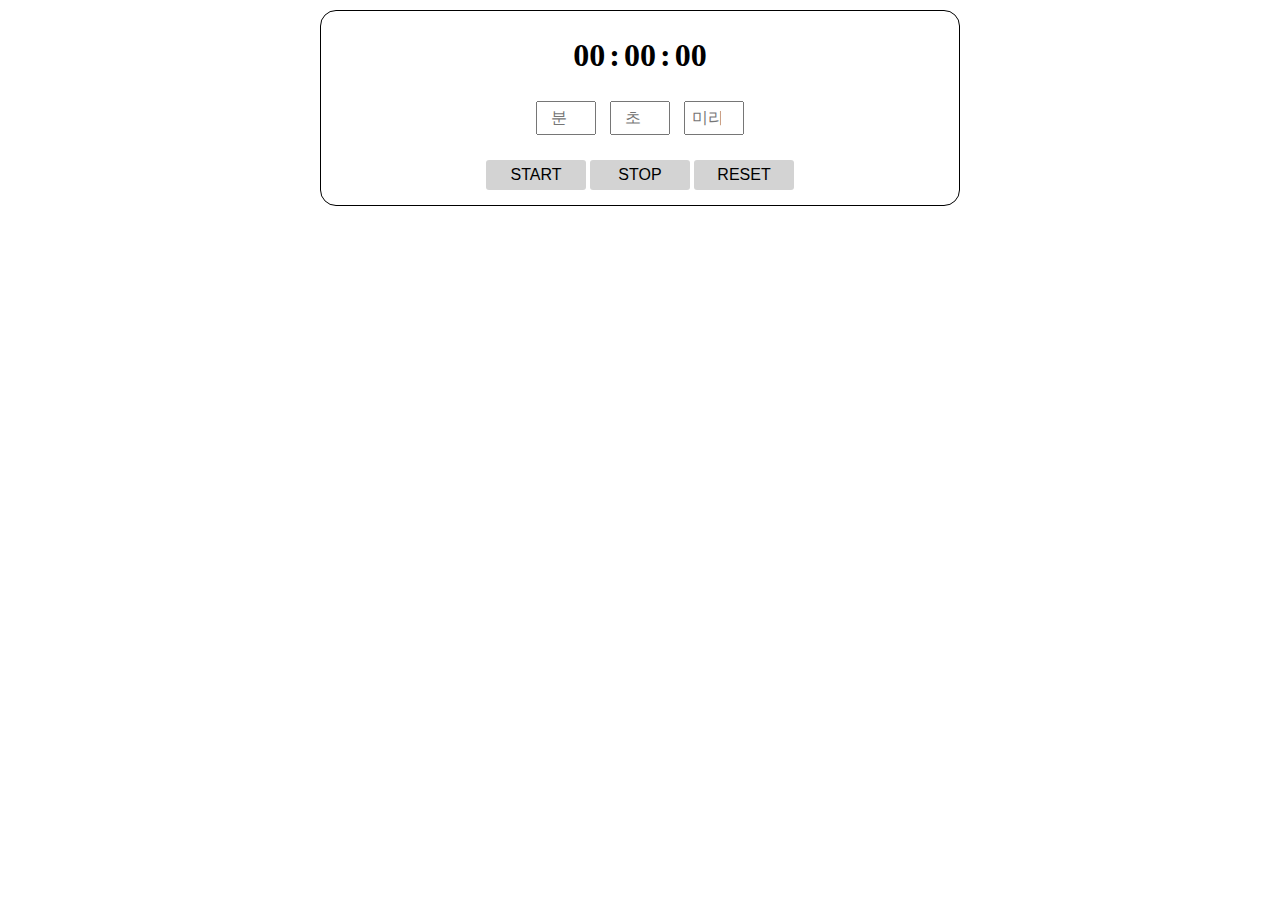
<file: timer/index.html>
<!DOCTYPE html>
<html lang="en">
<head>
    <meta charset="UTF-8">
    <meta name="viewport" 
    content="width=device-width, initial-scale=1.0">
    <title>타이머</title>
    <link href="style.css" rel="stylesheet">
</head>
<body>
    <div class="container">
        <h1>
            <span id="minutes">00</span>:<span id="seconds">00</span>:<span id="tenMillis">00</span>
        </h1>
        <div class="controls">
            <input type="number" id="inputMinutes" placeholder="분" min="0">
            <input type="number" id="inputSeconds" placeholder="초" min="0" max="59">
            <input type="number" id="inputMillis" placeholder="미리초" min="0" max="99">
        </div>
        <button id="bt__start">START</button>
        <button id="bt__stop">STOP</button>
        <button id="bt__reset">RESET</button>
    </div>
    <script src="script.js"></script>
</body>
</html>
</file>
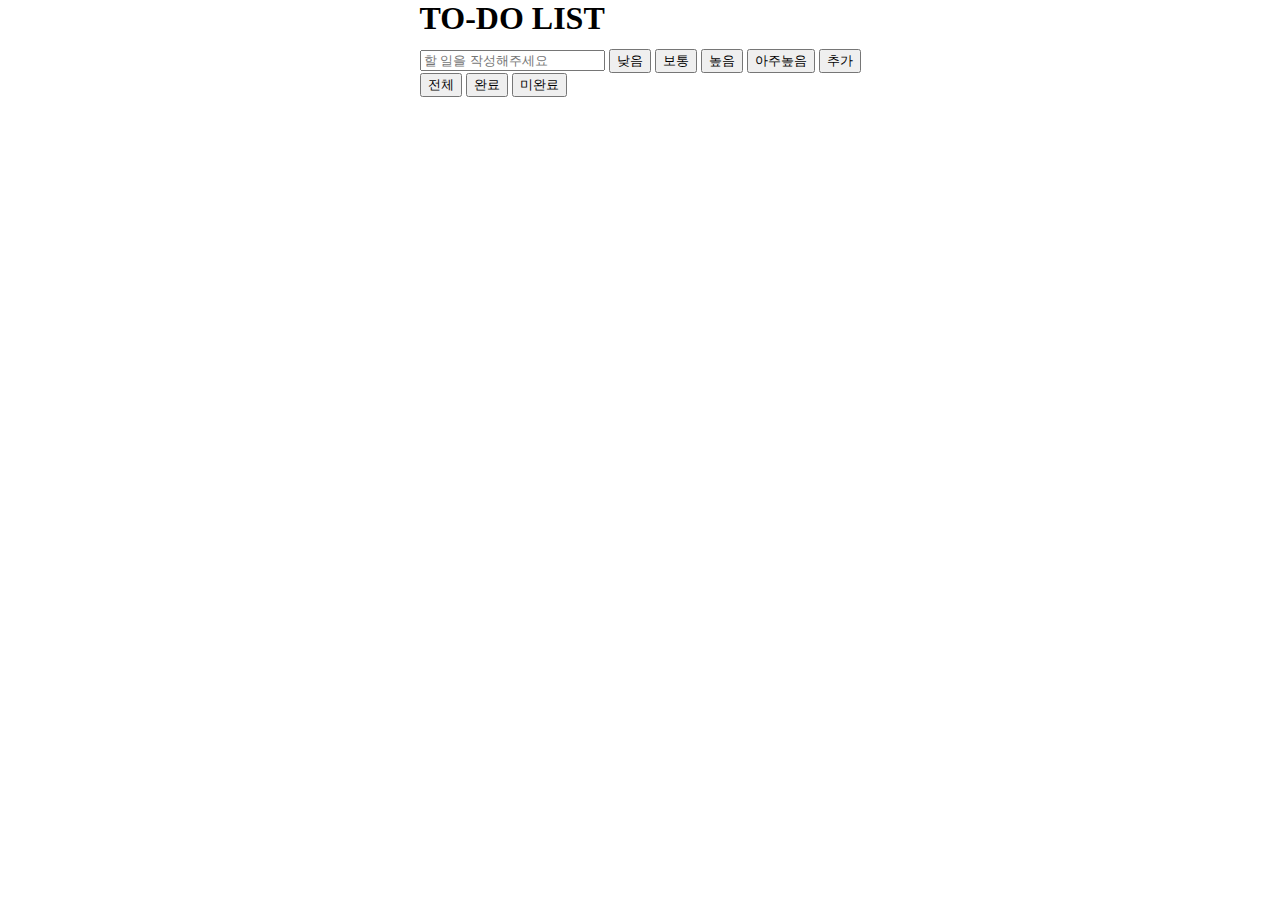
<file: todolist/index.html>
<!DOCTYPE html>
<html lang="en">
<head>
    <meta charset="UTF-8">
    <meta name="viewport" content="width=device-width, initial-scale=1.0">
    <title>To-Do List</title>
    <link href="style.css" rel="stylesheet">
</head>
<body>
    <div class="todo-container">
        <h1>TO-DO LIST</h1>
        <div class="input-field">
            <input type="text" id="inputTodo" placeholder="할 일을 작성해주세요">
            <button class="priority-btn" id="bt-low">낮음</button>
            <button class="priority-btn" id="bt-common">보통</button>
            <button class="priority-btn" id="bt-high">높음</button>
            <button class="priority-btn" id="bt-very-high">아주높음</button>
            <button id="bt-add">추가</button>
        </div>
        <div class="filter-buttons">
            <button id="filter-all">전체</button>
            <button id="filter-complete">완료</button>
            <button id="filter-incomplete">미완료</button>
        </div>
        <ul id="todoList"></ul>
    </div>
    <script src="script.js"></script>
</body>
</html>
</file>
<file: calendar/style.css>
* {
    box-sizing: border-box;
    margin: 0;
    padding: 0;
}

body {
    display: flex;
    justify-content: center;
    align-items: center;
    height: 100vh;
    background-color: #f0f0f0;
}

.calendar-container {
    width: 300px;
    background-color: #fff;
    box-shadow: 0 0 10px rgba(0, 0, 0, 0.1);
    border-radius: 8px;
    overflow: hidden;
}

.calendar-header {
    display: flex;
    justify-content: space-between;
    align-items: center;
    padding: 10px;
    background-color: #007bff;
    color: #fff;
}

.calendar-header button {
    background: none;
    border: none;
    color: #fff;
    font-size: 18px;
    cursor: pointer;
}

.days-of-week, .days {
    display: flex;
    flex-wrap: wrap;
}

.days-of-week div, .days div {
    width: calc(100% / 7);
    padding: 10px;
    text-align: center;
}

.days div {
    cursor: pointer;
}

.days div.memo {
    position: relative;
}

.days div.memo::after {
    content: '';
    position: absolute;
    top: 4px;
    right: 4px;
    width: 6px;
    height: 6px;
    background-color: red;
    border-radius: 50%;
}

.memo-container {
    position: absolute;
    top: 50%;
    left: 50%;
    transform: translate(-50%, -50%);
    width: 300px;
    background-color: #fff;
    box-shadow: 0 0 10px rgba(0, 0, 0, 0.1);
    padding: 20px;
    border-radius: 8px;
}

.memo-container h2 {
    margin-bottom: 10px;
}

.memo-container textarea {
    width: 100%;
    height: 100px;
    margin-bottom: 10px;
}

.memo-container button {
    width: 48%;
    padding: 10px;
    border: none;
    background-color: #007bff;
    color: #fff;
    cursor: pointer;
    border-radius: 4px;
}

.memo-container button:nth-child(2) {
    background-color: #6c757d;
}
</file>
<file: image_carousel/style.css>
/* style.css */
.carousel_main {
    position: relative;
    overflow: hidden;
    width: 40%;
    margin: auto;
}

.carousel_image {
    position: relative;
    display: flex;
    transition: transform 0.5s ease;
}

.carousel_image img {
    width: 100%;
    min-width: 100%;
    display: block;
}

.slide_prev, .slide_next {
    position: absolute;
    top: 50%;
    transform: translateY(-50%);
    background-color: rgba(255, 255, 255, 0.8);
    border: none;
    cursor: pointer;
    padding: 10px;
    z-index: 10;
    border-radius: 50%;
}

.slide_prev {
    left: 0;
}

.slide_next {
    right: 0;
}

.slide_prev:hover, .slide_next:hover {
    background-color: rgba(255, 255, 255, 1);
}
</file>
<file: Login/style.css>
body {
    display: flex;
    flex-direction: column;
    align-items: center;
    justify-content: center;
    height: 90vh;
    font-weight: 400;
    font-style: normal;
    background-repeat: no-repeat;
    background-size: cover;
  }
  #wrap-content {
    background-color: #ffffff;
    border-radius: 10px;
    padding: 40px;
    width: 100%;
    border: 2px solid #1aaada;
  }
  #wrap-content h2 {
    text-align: center;
    color: #80757a;
    font-size: 30px;
  }
  
  input {
    padding: 10px;
    color: #80757a;
    width: calc(100% - 20px);
    margin: 10px 0;
    border-radius: 10px;
    border: 1px solid;
  }
  
  #login-button {
    display: flex;
    justify-content: center;
  }
  #login-button button {
    background-color: white;
    border: 1.5px solid #1aaada;
    border-radius: 6px;
    width: 100%;
    color: #80757a;
    font-size: 15px;
    cursor: pointer;
    transition: background-color 0.3s, transform 0.2s;
    margin: 20px 0;
    padding: 10px;
    font-weight: 500;
  }
</file>
<file: mini_intern/style.css>
body {
    font-family: "Noto Sans", "Noto Sans KR", sans-serif;
  }
  
  #main-header {
    display: flex;
    justify-content: space-between;
    align-items: center;
  }
  
  #main-header img {
    width: 203px;
    padding: 5px 0px 0px 50px;
  }
  
  #header-left {
    display: flex;
  }
  
  #header-nav ul {
    display: flex;
  }
  
  #header-nav ul > li > div {
    padding: 0 13px;
  }
  #header-nav ul li,
  #user ul li {
    font-size: 14px;
    color: #abb1b1;
    list-style-type: none;
    padding: 0 5px;
  }
  #user ul {
    display: flex;
    padding-right: 80px;
  }
  
  #user ul > li > div {
    padding: 0 13px;
  }
  #user li.header-blue {
    color: #17a1ff;
  }
  
  hr {
    background: #d4d7d7;
    height: 0.5px;
    border: 0;
  }
  
  #first-section {
    display: flex;
    justify-content: center;
    padding-top: 30px;
  }
  
  #first-section img {
    border-radius: 5px;
    margin: 0 10px;
    width: 616px; height: 400px;
  }
  #second-section {
    justify-content: center;
    display: grid;
  }
  
  #second-section div {
    padding-right: 250px;
  }
  p.second-section-title {
    font-size: 24px;
    margin-bottom: 0;
  }
  
  div#wrap-p1 {
    display: flex;
    align-items: center;
  }
  p.second-section-description2 {
    color: #17a1ff;
  }
  div.third-div img {
    width: 216px;
  }
  
  div.third-div {
    justify-content: center;
    display: flex;
  }
  div.content1 {
    width: 216px;
    border: 1px solid #9a9c9c;
    border-radius: 5px;
    margin: 0 10px 20px 0;
    font-size: 13px;
    padding: 5px;
    box-shadow: 0 10px 20px rgba(0, 0, 0, 0.19), 0 6px 6px rgba(0, 0, 0, 0.23);
  }
  
  div.content1 img {
    border-radius: 5px;
    padding: 0 5px 10px 0;
  }
  
  span#dday {
    background-color: #000000;
    color: white;
    border-radius: 7px;
    padding: 0 5px;
    margin: 5px 10px;
  }
  span#dday2 {
    background-color: #9a9c9c;
    color: white;
    border-radius: 7px;
    padding: 0 5px;
    margin: 5px 10px;
  }
  
  #fourth-section {
    justify-content: center;
    display: flex;
    background-color: #f9f9f9;
  }
  
  #fourth-section img {
    border-radius: 10px;
    margin: 20px;
  }
  
  #fourth-section p#p2 {
    padding-top: 20px;
    font-size: 16px;
    color: #939999;
  }
  
  #fourth-section p#p3 {
    font-size: 21px;
    font-weight: bolder;
  }
  div.fourth-div {
    padding-right: 30px;
  }
  
  #fifth-section {
    justify-content: center;
    display: grid;
  }
  
  #fifth-section div {
    padding-right: 250px;
  }
  
  div.content2 {
    display: flex;
  }
  
  div.contents {
    display: flex;
    width: 400px;
    margin: 10px 20px;
    border-radius: 10px;
    font-size: 12px;
    box-shadow: 0 3px 3px rgba(43, 43, 43, 0.19), 0 6px 6px rgba(0, 0, 0, 0.23);
  }
  #sixth-section {
    justify-content: center;
    display: grid;
  }
  
  div.contents img {
    padding: 20px;
  }
  #seventh-section {
    justify-content: center;
    display: grid;
    padding: 20px;
  }
  
  div.logo img {
    width: 135px;
    height: 50.2px;
    padding: 5px 0px 0px 50px;
    margin-right: 100px;
  }
  
  #footerlist ul li {
    font-size: 14px;
    color: #abb1b1;
    list-style-type: none;
    padding: 0 5px;
  }
  #footerlist ul {
    display: flex;
    padding-right: 80px;
  }
  
  #footerlist ul > li > div {
    padding: 0 13px;
  }
  #footerlist li.header-blue {
    color: #17a1ff;
  }
  #main-footer {
    justify-content: center;
    display: grid;
  }
  #first-footer {
    display: flex;
    justify-content: space-between;
  }
  
  #second-footer {
      font-size: 12px;
      padding: 10px;
      color: #abb1b1;
  }
</file>
<file: mini_intern_slide/style.css>
body {
    font-family: "Noto Sans", "Noto Sans KR", sans-serif;
  }
  
  #main-header {
    display: flex;
    justify-content: space-between;
    align-items: center;
  }
  
  #main-header img {
    width: 203px;
    padding: 5px 0px 0px 50px;
  }
  
  #header-left {
    display: flex;
  }
  
  #header-nav ul {
    display: flex;
  }
  
  #header-nav ul > li > div {
    padding: 0 13px;
  }
  #header-nav ul li,
  #user ul li {
    font-size: 14px;
    color: #abb1b1;
    list-style-type: none;
    padding: 0 5px;
  }
  #user ul {
    display: flex;
    padding-right: 80px;
  }
  
  #user ul > li > div {
    padding: 0 13px;
  }
  #user li.header-blue {
    color: #17a1ff;
  }
  
  hr {
    background: #d4d7d7;
    height: 0.5px;
    border: 0;
  }
  
  #first-section {
    display: flex;
    justify-content: center;
    padding-top: 30px;
  }
  
  #first-section img {
    border-radius: 5px;
    margin: 0 10px;
    width: 616px; height: 400px;
  }
  #second-section {
    justify-content: center;
    display: grid;
  }
  
  #second-section div {
    padding-right: 250px;
  }
  p.second-section-title {
    font-size: 24px;
    margin-bottom: 0;
  }
  
  div#wrap-p1 {
    display: flex;
    align-items: center;
  }
  p.second-section-description2 {
    color: #17a1ff;
  }
  div.third-div img {
    width: 216px;
  }
  
  div.third-div {
    justify-content: center;
    display: flex;
  }
  div.content1 {
    width: 216px;
    border: 1px solid #9a9c9c;
    border-radius: 5px;
    margin: 0 10px 20px 0;
    font-size: 13px;
    padding: 5px;
    box-shadow: 0 10px 20px rgba(0, 0, 0, 0.19), 0 6px 6px rgba(0, 0, 0, 0.23);
  }
  
  div.content1 img {
    border-radius: 5px;
    padding: 0 5px 10px 0;
  }
  
  span#dday {
    background-color: #000000;
    color: white;
    border-radius: 7px;
    padding: 0 5px;
    margin: 5px 10px;
  }
  span#dday2 {
    background-color: #9a9c9c;
    color: white;
    border-radius: 7px;
    padding: 0 5px;
    margin: 5px 10px;
  }
  /*슬라이드부분*/
  #fourth-section {
    display: flex;
    flex-direction: column;
    align-items: center;
    background-color: #f9f9f9;
    padding: 20px;
  }
  
  #fourth-section img {
    border-radius: 10px;
  }
  
  #fourth-section p#p2 {
    font-size: 16px;
    color: #939999;
    margin: 5px 0;
  }
  
  #fourth-section p#p3 {
    font-size: 21px;
    font-weight: bolder;
    margin: 5px 0;
  }
  
  .slider {
    position: relative;
    overflow: hidden;
    width: 80%;
    max-width: 800px;
    margin: 20px 0;
  }
  
  .slider-container {
    display: flex;
    transition: transform 0.5s ease;
  }
  
  .fourth-div {
    display: flex;
    width: 100%;
    transition: transform 0.5s ease;
  }
  
  .slide {
    min-width: 100%;
    box-sizing: border-box;
    display: flex;
    justify-content: center;
  }
  
  .slide img {
    width: 335px;
    height: 221.1px; 
    margin: 10px;
  }
  
  .slide-arrow {
    position: absolute;
    top: 50%;
    transform: translateY(-50%);
    background-color: #fff;
    border: 1px solid #32CB96;
    color: #32CB96;
    border-radius: 6px;
    font-weight: bolder;
    font-size: 16px;
    cursor: pointer;
    padding: 10px;
    z-index: 10;
  }
  
  .prev {
    left: 10px;
  }
  
  .next {
    right: 10px;
  }
  
  .slide-arrow:hover {
    background-color: #32CB96;
    color: #fff;
  }
  
  #fifth-section {
    justify-content: center;
    display: grid;
  }
  
  #fifth-section div {
    padding-right: 250px;
  }
  
  div.content2 {
    display: flex;
  }
  
  div.contents {
    display: flex;
    width: 400px;
    margin: 10px 20px;
    border-radius: 10px;
    font-size: 12px;
    box-shadow: 0 3px 3px rgba(43, 43, 43, 0.19), 0 6px 6px rgba(0, 0, 0, 0.23);
  }
  #sixth-section {
    justify-content: center;
    display: grid;
  }
  
  div.contents img {
    padding: 20px;
  }
  #seventh-section {
    justify-content: center;
    display: grid;
    padding: 20px;
  }
  
  div.logo img {
    width: 135px;
    height: 50.2px;
    padding: 5px 0px 0px 50px;
    margin-right: 100px;
  }
  
  #footerlist ul li {
    font-size: 14px;
    color: #abb1b1;
    list-style-type: none;
    padding: 0 5px;
  }
  #footerlist ul {
    display: flex;
    padding-right: 80px;
  }
  
  #footerlist ul > li > div {
    padding: 0 13px;
  }
  #footerlist li.header-blue {
    color: #17a1ff;
  }
  #main-footer {
    justify-content: center;
    display: grid;
  }
  #first-footer {
    display: flex;
    justify-content: space-between;
  }
  
  #second-footer {
      font-size: 12px;
      padding: 10px;
      color: #abb1b1;
  }
</file>
<file: stop_watch/style.css>
*{ box-sizing: border-box;}
html, body{margin: 0; background-color: white;}

.container{
    width: 80%; min-width: 320px; max-width: 640px;
    margin: 10px auto; padding: 5px 0 15px;
    text-align: center; border: 1px solid black;
    border-radius: 16px;
}

h1 > span{
    display: inline-block;
    width: 40px;
}

button{
    color: black; background-color: lightgray;
    font-size: 16px; padding: 6px;
    width: 100px; border: none; border-radius: 3px;
    cursor: pointer;
}

button:active{
    color: lightgray;
    background-color: black;
    
}
</file>
<file: timer/style.css>
*{ box-sizing: border-box;}
html, body{margin: 0; background-color: white;}

.container{
    width: 80%; min-width: 320px; max-width: 640px;
    margin: 10px auto; padding: 5px 0 15px;
    text-align: center; border: 1px solid black;
    border-radius: 16px;
}

h1 > span{
    display: inline-block;
    width: 40px;
}

.controls {
    margin-bottom: 20px;
}

.controls input {
    font-size: 16px;
    padding: 6px;
    margin: 5px;
    width: 60px;
    text-align: center;
}

button{
    color: black; background-color: lightgray;
    font-size: 16px; padding: 6px;
    width: 100px; border: none; border-radius: 3px;
    cursor: pointer;
}

button:active{
    color: lightgray;
    background-color: black;
    
}
</file>
<file: todolist/style.css>
*{
    box-sizing: border-box;
}
body {
    background-color: #fff;
    display: flex;
    flex-direction: column;
    align-items: center;
    margin: 0;
    min-height: 100vh;
}

h1{
    margin: 0;
    margin-bottom: 12px;
}
.to-docontainer{
    max-width: 400px;
    width: 100%;
    background-color: #FFE8AD;
    text-align: center;
    padding: 20px;
}
#inputField #inputTodo{
    width: calc(100% - 45px);
    border: 1px solid #eee;
    border-radius: 4px;
    padding: 10px;
}
#inputField #todoInput:focus{
    outline: none;
}
#inputField #bt__add {
    position: relative;
    width: 35px;
    height: 35px;
    border: none;
    background-color: #242423;
    border-radius: 4px;
    cursor: pointer;
    vertical-align: middle;
}
#inputField #bt__add span{
    display: block;
    width: 2px;
    height: 15px;
    background-color: #FFE8AD;
    position: absolute;
    transform: translate(-50%, -50%);
    top: 50%;
    left: 50%;
}
#inputField #addBtn span:last-child{
    transform: translate(-50%, -50%) rotate(-90deg);
}
</file>
